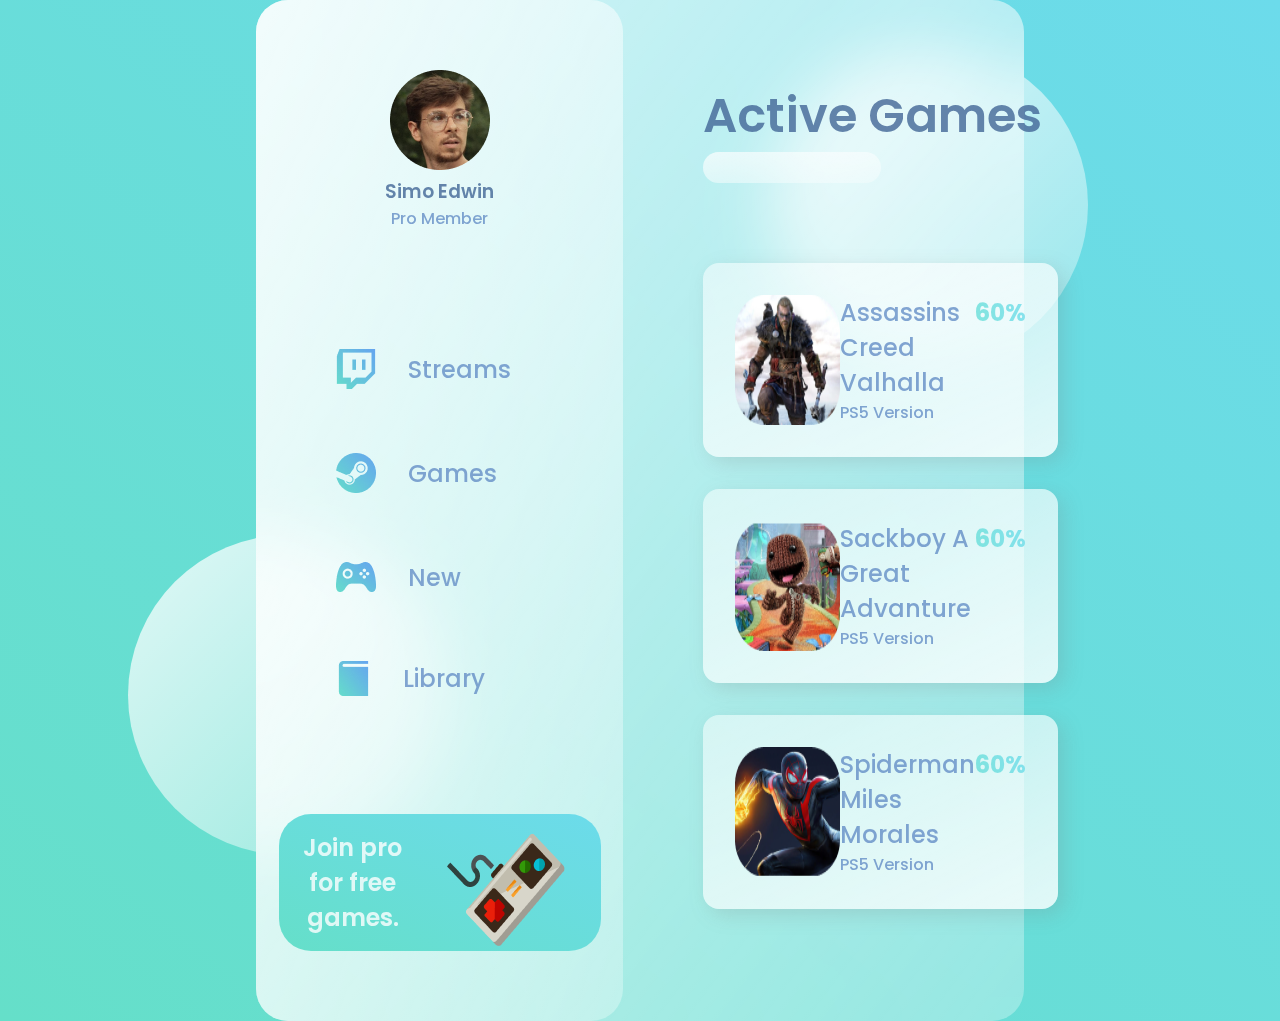
<file: glass-website-master/glass-website-master/index.html>
<!DOCTYPE html>
<html lang="en">
  <head>
    <meta charset="UTF-8" />
    <meta name="viewport" content="width=device-width, initial-scale=1.0" />
    <title>Glass Website</title>
    <link rel="preconnect" href="https://fonts.gstatic.com" />
    <link
      href="https://fonts.googleapis.com/css2?family=Poppins:wght@400;500;700&display=swap"
      rel="stylesheet"
    />
    <link rel="stylesheet" href="./style.css" />
  </head>
  <body>
    <main>
      <section class="glass">
        <div class="dashboard">
          <div class="user">
            <img src="./images/avatar.png" alt="" />
            <h3>Simo Edwin</h3>
            <p>Pro Member</p>
          </div>
          <div class="links">
            <div class="link">
              <img src="./images/twitch.png" alt="" />
              <h2>Streams</h2>
            </div>
            <div class="link">
              <img src="./images/steam.png" alt="" />
              <h2>Games</h2>
            </div>
            <div class="link">
              <img src="./images/upcoming.png" alt="" />
              <h2>New</h2>
            </div>
            <div class="link">
              <img src="./images/library.png" alt="" />
              <h2>Library</h2>
            </div>
          </div>
          <div class="pro">
            <h2>Join pro for free games.</h2>
            <img src="./images/controller.png" alt="" />
          </div>
        </div>
        <div class="games">
          <div class="status">
            <h1>Active Games</h1>
            <input type="text" />
          </div>
          <div class="cards">
            <div class="card">
              <img src="./images/assassins.png" alt="" />
              <div class="card-info">
                <h2>Assassins Creed Valhalla</h2>
                <p>PS5 Version</p>
                <div class="progress"></div>
              </div>
              <h2 class="percentage">60%</h2>
            </div>
            <div class="card">
              <img src="./images/sackboy.png" alt="" />
              <div class="card-info">
                <h2>Sackboy A Great Advanture</h2>
                <p>PS5 Version</p>
                <div class="progress"></div>
              </div>
              <h2 class="percentage">60%</h2>
            </div>
            <div class="card">
              <img src="./images/spiderman.png" alt="" />
              <div class="card-info">
                <h2>Spiderman Miles Morales</h2>
                <p>PS5 Version</p>
                <div class="progress"></div>
              </div>
              <h2 class="percentage">60%</h2>
            </div>
          </div>
        </div>
      </section>
    </main>
    <div class="circle1"></div>
    <div class="circle2"></div>
  </body>
</html>
</file>
<file: glass-website-master/glass-website-master/style.css>
* {
  margin: 0;
  padding: 0;
  box-sizing: border-box;
}

h1 {
  color: #426696;
  font-weight: 600;
  font-size: 3rem;
  opacity: 0.8;
}
h2,
p {
  color: #658ec6;
  font-weight: 500;
  opacity: 0.8;
}

h3 {
  color: #426696;
  font-weight: 600;
  opacity: 0.8;
}

main {
  font-family: "Poppins", sans-serif;
  min-height: 100vh;
  background: linear-gradient(to right top, #65dfc9, #6cdbeb);
  display: flex;
  align-items: center;
  justify-content: center;
}

.glass {
  background: white;
  min-height: 80vh;
  width: 60%;
  background: linear-gradient(
    to right bottom,
    rgba(255, 255, 255, 0.7),
    rgba(255, 255, 255, 0.3)
  );
  border-radius: 2rem;
  z-index: 2;
  backdrop-filter: blur(2rem);
  display: flex;
}
.circle1,
.circle2 {
  background: white;
  background: linear-gradient(
    to right bottom,
    rgba(255, 255, 255, 0.8),
    rgba(255, 255, 255, 0.3)
  );
  height: 20rem;
  width: 20rem;
  position: absolute;
  border-radius: 50%;
}

.circle1 {
  top: 5%;
  right: 15%;
}
.circle2 {
  bottom: 5%;
  left: 10%;
}
.dashboard {
  flex: 1;
  display: flex;
  flex-direction: column;
  align-items: center;
  justify-content: space-evenly;
  text-align: center;
  background: linear-gradient(
    to right bottom,
    rgba(255, 255, 255, 0.7),
    rgba(255, 255, 255, 0.3)
  );
  border-radius: 2rem;
}
.link {
  display: flex;
  margin: 2rem 0rem;
  padding: 1rem 5rem;
  align-items: center;
}
.link h2 {
  padding: 0rem 2rem;
}

.games {
  flex: 2;
}

.pro {
  background: linear-gradient(to right top, #65dfc9, #6cdbeb);
  border-radius: 2rem;
  color: white;
  padding: 1rem;
  position: relative;
}

.pro img {
  position: absolute;
  top: -10%;
  right: 10%;
}
.pro h2 {
  width: 40%;
  color: white;
  font-weight: 600;
}

/* GAMES */
.status {
  margin-bottom: 3rem;
}

.status input {
  background: linear-gradient(
    to right bottom,
    rgba(255, 255, 255, 0.7),
    rgba(255, 255, 255, 0.3)
  );
  border: none;
  width: 50%;
  padding: 0.5rem;
  border-radius: 2rem;
}

.games {
  margin: 5rem;
  display: flex;
  flex-direction: column;
  justify-content: space-evenly;
}

.card {
  display: flex;
  background: linear-gradient(
    to left top,
    rgba(255, 255, 255, 0.8),
    rgba(255, 255, 255, 0.5)
  );
  border-radius: 1rem;
  margin: 2rem 0rem;
  padding: 2rem;
  box-shadow: 6px 6px 20px rgba(122, 122, 122, 0.212);
  justify-content: space-between;
}

.progress {
  background: linear-gradient(to right top, #65dfc9, #6cdbeb);
  width: 100%;
  height: 25%;
  border-radius: 1rem;
  position: relative;
  overflow: hidden;
}
.progress::after {
  content: "";
  width: 100%;
  height: 100%;
  background: rgb(236, 236, 236);
  position: absolute;
  left: 60%;
}
.card-info {
  display: flex;
  flex-direction: column;
  justify-content: space-between;
}

.percentage {
  font-weight: bold;
  background: linear-gradient(to right top, #65dfc9, #6cdbeb);
  -webkit-background-clip: text;
  -webkit-text-fill-color: transparent;
}
</file>
